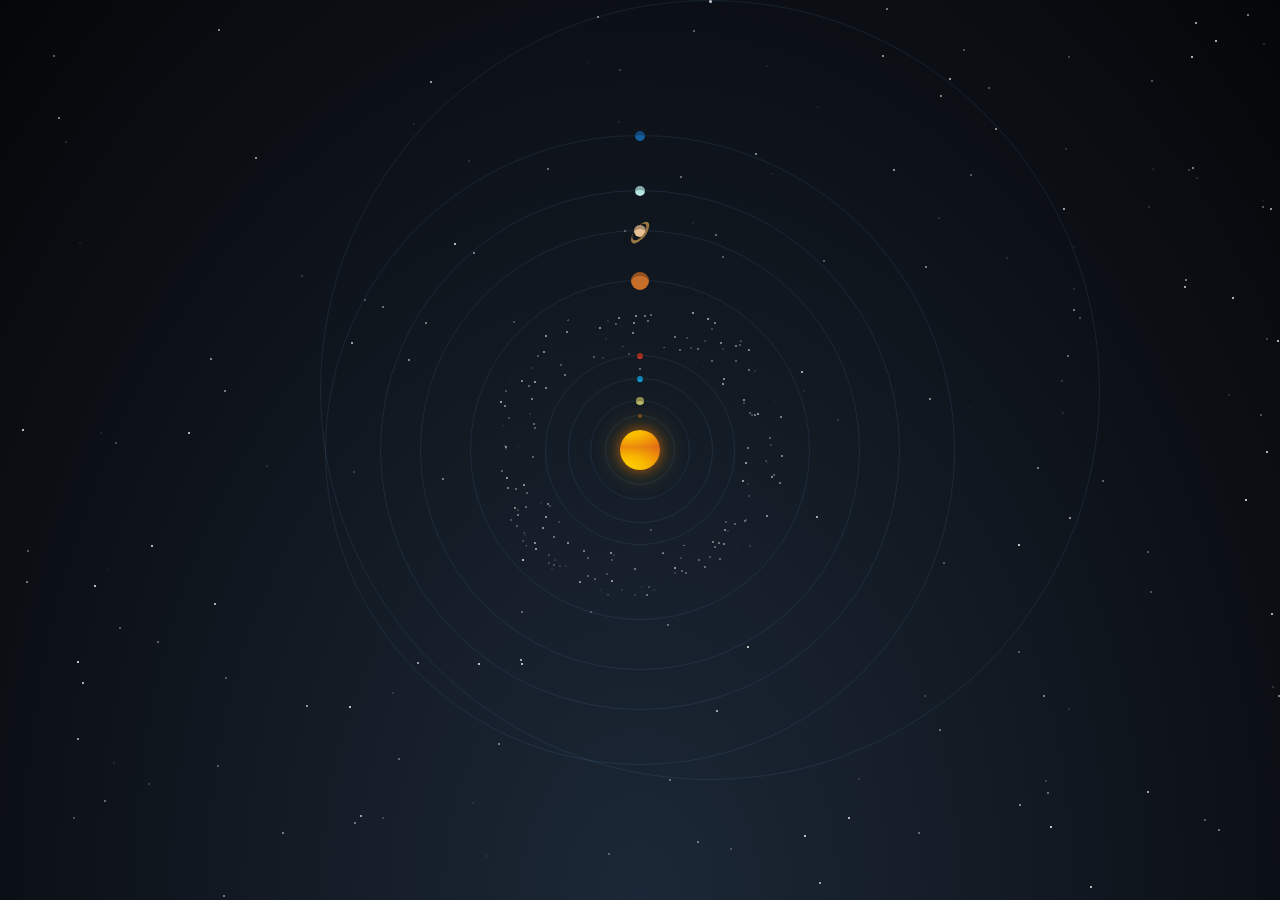
<file: 05-merge-styles/project-dist/index.html>
<!doctype html>
<html lang="en">
  <head>
    <meta charset="UTF-8" />
    <meta http-equiv="X-UA-Compatible" content="IE=edge" />
    <meta name="viewport" content="width=device-width, initial-scale=1.0" />
    <link rel="stylesheet" href="bundle.css" />
    <title>Solar system</title>
  </head>
  <body>
    <div class="solar-syst">
      <div class="sun"></div>
      <div class="mercury"></div>
      <div class="venus"></div>
      <div class="earth"></div>
      <div class="mars"></div>
      <div class="jupiter"></div>
      <div class="saturn"></div>
      <div class="uranus"></div>
      <div class="neptune"></div>
      <div class="pluto"></div>
      <div class="asteroids-belt"></div>
    </div>
  </body>
</html>
</file>
<file: 05-merge-styles/project-dist/bundle.css>
*,
*:before,
*:after {
  padding: 0;
  margin: 0;
  box-sizing: border-box;
}

html,
body {
  height: 100%;
  width: 100%;
}

body {
  font:
    normal 1em/1.45em 'Helvetica Neue',
    Helvetica,
    Arial,
    sans-serif;
  -webkit-font-smoothing: antialiased;
  color: #fff;
  background: radial-gradient(ellipse at bottom, #1c2837 0%, #050608 100%);
  background-attachment: fixed;
}

.solar-syst {
  margin: 0 auto;
  width: 100%;
  height: 100%;
  position: relative;
}

.solar-syst:after {
  content: '';
  position: absolute;
  height: 2px;
  width: 2px;
  top: -2px;
  background: white;
  box-shadow:
    1617px 304px 0 0px rgba(255, 255, 255, 0.047),
    1067px 357px 0 0px rgba(255, 255, 255, 0.469),
    120px 1700px 0 0px rgba(255, 255, 255, 0.28),
    616px 1672px 0 0px rgba(255, 255, 255, 0.581),
    1534px 1337px 0 0px rgba(255, 255, 255, 0.518),
    716px 712px 0 0px rgba(255, 255, 255, 0.788),
    823px 1495px 0 0px rgba(255, 255, 255, 0.087),
    1585px 1302px 0 0px rgba(255, 255, 255, 0.015),
    1215px 42px 0 0px rgba(255, 255, 255, 0.884),
    77px 740px 0 0px rgba(255, 255, 255, 0.749),
    1591px 489px 0 0px rgba(255, 255, 255, 0.941),
    218px 31px 0 0px rgba(255, 255, 255, 0.658),
    1028px 1047px 0 0px rgba(255, 255, 255, 0.033),
    292px 1072px 0 0px rgba(255, 255, 255, 0.573),
    296px 1674px 0 0px rgba(255, 255, 255, 0.53),
    306px 707px 0 0px rgba(255, 255, 255, 0.689),
    1445px 1022px 0 0px rgba(255, 255, 255, 0.012),
    22px 431px 0 0px rgba(255, 255, 255, 0.96),
    669px 781px 0 0px rgba(255, 255, 255, 0.497),
    949px 80px 0 0px rgba(255, 255, 255, 0.77),
    82px 684px 0 0px rgba(255, 255, 255, 0.858),
    1060px 1197px 0 0px rgba(255, 255, 255, 0.786),
    1621px 716px 0 0px rgba(255, 255, 255, 0.302),
    1573px 518px 0 0px rgba(255, 255, 255, 0.183),
    1195px 24px 0 0px rgba(255, 255, 255, 0.783),
    266px 467px 0 0px rgba(255, 255, 255, 0.153),
    406px 1469px 0 0px rgba(255, 255, 255, 0.074),
    1317px 1217px 0 0px rgba(255, 255, 255, 0.145),
    1726px 1635px 0 0px rgba(255, 255, 255, 0.409),
    697px 1093px 0 0px rgba(255, 255, 255, 0.232),
    1692px 1306px 0 0px rgba(255, 255, 255, 0.989),
    803px 392px 0 0px rgba(255, 255, 255, 0.102),
    1348px 1408px 0 0px rgba(255, 255, 255, 0.781),
    1453px 1491px 0 0px rgba(255, 255, 255, 0.655),
    79px 1080px 0 0px rgba(255, 255, 255, 0.465),
    1012px 1456px 0 0px rgba(255, 255, 255, 0.855),
    766px 67px 0 0px rgba(255, 255, 255, 0.085),
    1058px 1651px 0 0px rgba(255, 255, 255, 0.855),
    1270px 210px 0 0px rgba(255, 255, 255, 0.725),
    245px 1169px 0 0px rgba(255, 255, 255, 0.308),
    353px 1479px 0 0px rgba(255, 255, 255, 0.966),
    521px 613px 0 0px rgba(255, 255, 255, 0.44),
    828px 1563px 0 0px rgba(255, 255, 255, 0.662),
    163px 1075px 0 0px rgba(255, 255, 255, 0.023),
    1727px 1600px 0 0px rgba(255, 255, 255, 0.884),
    420px 923px 0 0px rgba(255, 255, 255, 0.623),
    755px 155px 0 0px rgba(255, 255, 255, 0.656),
    576px 1156px 0 0px rgba(255, 255, 255, 0.668),
    170px 1245px 0 0px rgba(255, 255, 255, 0.898),
    1006px 259px 0 0px rgba(255, 255, 255, 0.146),
    408px 1308px 0 0px rgba(255, 255, 255, 0.527),
    1532px 1279px 0 0px rgba(255, 255, 255, 0.747),
    353px 473px 0 0px rgba(255, 255, 255, 0.221),
    1271px 615px 0 0px rgba(255, 255, 255, 0.867),
    606px 575px 0 0px rgba(255, 255, 255, 0.265),
    1069px 519px 0 0px rgba(255, 255, 255, 0.718),
    1732px 794px 0 0px rgba(255, 255, 255, 0.15),
    1345px 1073px 0 0px rgba(255, 255, 255, 0.828),
    1743px 1356px 0 0px rgba(255, 255, 255, 0.79),
    1658px 227px 0 0px rgba(255, 255, 255, 0.773),
    550px 1303px 0 0px rgba(255, 255, 255, 0.713),
    256px 1132px 0 0px rgba(255, 255, 255, 0.389),
    1457px 1188px 0 0px rgba(255, 255, 255, 0.42),
    1117px 1542px 0 0px rgba(255, 255, 255, 0.141),
    1061px 382px 0 0px rgba(255, 255, 255, 0.188),
    1019px 806px 0 0px rgba(255, 255, 255, 0.606),
    893px 1085px 0 0px rgba(255, 255, 255, 0.76),
    1620px 463px 0 0px rgba(255, 255, 255, 0.896),
    1262px 202px 0 0px rgba(255, 255, 255, 0.083),
    418px 1299px 0 0px rgba(255, 255, 255, 0.52),
    602px 359px 0 0px rgba(255, 255, 255, 0.173),
    168px 1068px 0 0px rgba(255, 255, 255, 0.342),
    448px 1065px 0 0px rgba(255, 255, 255, 0.809),
    953px 1686px 0 0px rgba(255, 255, 255, 0.232),
    730px 850px 0 0px rgba(255, 255, 255, 0.287),
    1569px 1715px 0 0px rgba(255, 255, 255, 0.052),
    468px 162px 0 0px rgba(255, 255, 255, 0.18),
    988px 89px 0 0px rgba(255, 255, 255, 0.387),
    1247px 16px 0 0px rgba(255, 255, 255, 0.592),
    1536px 1291px 0 0px rgba(255, 255, 255, 0.986),
    1068px 58px 0 0px rgba(255, 255, 255, 0.299),
    815px 1681px 0 0px rgba(255, 255, 255, 0.887),
    1471px 1586px 0 0px rgba(255, 255, 255, 0.333),
    1374px 1081px 0 0px rgba(255, 255, 255, 0.936),
    1254px 1545px 0 0px rgba(255, 255, 255, 0.042),
    990px 923px 0 0px rgba(255, 255, 255, 0.103),
    301px 277px 0 0px rgba(255, 255, 255, 0.221),
    1295px 627px 0 0px rgba(255, 255, 255, 0.058),
    1307px 353px 0 0px rgba(255, 255, 255, 0.024),
    801px 373px 0 0px rgba(255, 255, 255, 0.823),
    188px 434px 0 0px rgba(255, 255, 255, 0.903),
    498px 745px 0 0px rgba(255, 255, 255, 0.517),
    1600px 225px 0 0px rgba(255, 255, 255, 0.252),
    351px 344px 0 0px rgba(255, 255, 255, 0.78),
    223px 897px 0 0px rgba(255, 255, 255, 0.57),
    214px 605px 0 0px rgba(255, 255, 255, 0.881),
    1485px 51px 0 0px rgba(255, 255, 255, 0.108),
    1037px 469px 0 0px rgba(255, 255, 255, 0.582),
    1375px 848px 0 0px rgba(255, 255, 255, 0.385),
    590px 613px 0 0px rgba(255, 255, 255, 0.324),
    758px 1688px 0 0px rgba(255, 255, 255, 0.691),
    680px 178px 0 0px rgba(255, 255, 255, 0.503),
    943px 564px 0 0px rgba(255, 255, 255, 0.359),
    1431px 930px 0 0px rgba(255, 255, 255, 0.22),
    392px 694px 0 0px rgba(255, 255, 255, 0.166),
    79px 244px 0 0px rgba(255, 255, 255, 0.097),
    1073px 290px 0 0px rgba(255, 255, 255, 0.166),
    1692px 231px 0 0px rgba(255, 255, 255, 0.342),
    1414px 773px 0 0px rgba(255, 255, 255, 0.292),
    1274px 1411px 0 0px rgba(255, 255, 255, 0.654),
    995px 130px 0 0px rgba(255, 255, 255, 0.683),
    587px 1657px 0 0px rgba(255, 255, 255, 0.717),
    127px 927px 0 0px rgba(255, 255, 255, 0.545),
    224px 392px 0 0px rgba(255, 255, 255, 0.589),
    324px 1677px 0 0px rgba(255, 255, 255, 0.327),
    454px 245px 0 0px rgba(255, 255, 255, 0.933),
    479px 1379px 0 0px rgba(255, 255, 255, 0.241),
    655px 1650px 0 0px rgba(255, 255, 255, 0.646),
    217px 767px 0 0px rgba(255, 255, 255, 0.378),
    679px 1554px 0 0px rgba(255, 255, 255, 0.609),
    693px 32px 0 0px rgba(255, 255, 255, 0.423),
    1567px 1051px 0 0px rgba(255, 255, 255, 0.867),
    846px 951px 0 0px rgba(255, 255, 255, 0.711),
    268px 1175px 0 0px rgba(255, 255, 255, 0.09),
    816px 1052px 0 0px rgba(255, 255, 255, 0.103),
    478px 665px 0 0px rgba(255, 255, 255, 0.975),
    1517px 1006px 0 0px rgba(255, 255, 255, 0.33),
    1783px 1039px 0 0px rgba(255, 255, 255, 0.466),
    1608px 1461px 0 0px rgba(255, 255, 255, 0.595),
    382px 308px 0 0px rgba(255, 255, 255, 0.502),
    664px 1111px 0 0px rgba(255, 255, 255, 0.342),
    1447px 769px 0 0px rgba(255, 255, 255, 0.626),
    280px 1603px 0 0px rgba(255, 255, 255, 0.21),
    594px 1645px 0 0px rgba(255, 255, 255, 0.68),
    398px 760px 0 0px rgba(255, 255, 255, 0.418),
    128px 1475px 0 0px rgba(255, 255, 255, 0.252),
    245px 1653px 0 0px rgba(255, 255, 255, 0.989),
    724px 531px 0 0px rgba(255, 255, 255, 0.559),
    278px 945px 0 0px rgba(255, 255, 255, 0.625),
    1724px 1048px 0 0px rgba(255, 255, 255, 0.267),
    924px 1286px 0 0px rgba(255, 255, 255, 0.945),
    1331px 1028px 0 0px rgba(255, 255, 255, 0.624),
    1657px 1442px 0 0px rgba(255, 255, 255, 0.259),
    1527px 922px 0 0px rgba(255, 255, 255, 0.872),
    1266px 340px 0 0px rgba(255, 255, 255, 0.282),
    767px 1774px 0 0px rgba(255, 255, 255, 0.503),
    1484px 933px 0 0px rgba(255, 255, 255, 0.68),
    1185px 281px 0 0px rgba(255, 255, 255, 0.578),
    963px 51px 0 0px rgba(255, 255, 255, 0.376),
    1509px 1470px 0 0px rgba(255, 255, 255, 0.613),
    271px 1651px 0 0px rgba(255, 255, 255, 0.991),
    430px 83px 0 0px rgba(255, 255, 255, 0.782),
    821px 1358px 0 0px rgba(255, 255, 255, 0.627),
    255px 159px 0 0px rgba(255, 255, 255, 0.713),
    1073px 311px 0 0px rgba(255, 255, 255, 0.56),
    1295px 1651px 0 0px rgba(255, 255, 255, 0.473),
    895px 1002px 0 0px rgba(255, 255, 255, 0.8),
    1056px 1304px 0 0px rgba(255, 255, 255, 0.7),
    1518px 216px 0 0px rgba(255, 255, 255, 0.121),
    848px 819px 0 0px rgba(255, 255, 255, 0.894),
    1148px 208px 0 0px rgba(255, 255, 255, 0.173),
    1191px 58px 0 0px rgba(255, 255, 255, 0.904),
    1482px 617px 0 0px rgba(255, 255, 255, 0.079),
    1192px 169px 0 0px rgba(255, 255, 255, 0.621),
    433px 1423px 0 0px rgba(255, 255, 255, 0.559),
    1699px 448px 0 0px rgba(255, 255, 255, 0.643),
    423px 981px 0 0px rgba(255, 255, 255, 0.573),
    19px 1370px 0 0px rgba(255, 255, 255, 0.528),
    1441px 922px 0 0px rgba(255, 255, 255, 0.207),
    350px 942px 0 0px rgba(255, 255, 255, 0.075),
    1717px 1343px 0 0px rgba(255, 255, 255, 0.983),
    589px 1223px 0 0px rgba(255, 255, 255, 0.383),
    113px 764px 0 0px rgba(255, 255, 255, 0.118),
    911px 1151px 0 0px rgba(255, 255, 255, 0.484),
    1084px 1110px 0 0px rgba(255, 255, 255, 0.295),
    1050px 828px 0 0px rgba(255, 255, 255, 0.996),
    1278px 697px 0 0px rgba(255, 255, 255, 0.635),
    587px 63px 0 0px rgba(255, 255, 255, 0.063),
    766px 1192px 0 0px rgba(255, 255, 255, 0.569),
    1409px 1329px 0 0px rgba(255, 255, 255, 0.546),
    53px 57px 0 0px rgba(255, 255, 255, 0.439),
    998px 1029px 0 0px rgba(255, 255, 255, 0.492),
    1794px 50px 0 0px rgba(255, 255, 255, 0.826),
    1371px 296px 0 0px rgba(255, 255, 255, 0.848),
    1316px 974px 0 0px rgba(255, 255, 255, 0.127),
    1423px 988px 0 0px rgba(255, 255, 255, 0.558),
    545px 389px 0 0px rgba(255, 255, 255, 0.6),
    925px 268px 0 0px rgba(255, 255, 255, 0.579),
    1266px 453px 0 0px rgba(255, 255, 255, 0.931),
    382px 819px 0 0px rgba(255, 255, 255, 0.232),
    1023px 1191px 0 0px rgba(255, 255, 255, 0.749),
    1669px 670px 0 0px rgba(255, 255, 255, 0.192),
    1555px 894px 0 0px rgba(255, 255, 255, 0.02),
    1471px 1800px 0 0px rgba(255, 255, 255, 0.887),
    1793px 1725px 0 0px rgba(255, 255, 255, 0.155),
    1404px 1675px 0 0px rgba(255, 255, 255, 0.226),
    834px 1565px 0 0px rgba(255, 255, 255, 0.457),
    1203px 1311px 0 0px rgba(255, 255, 255, 0.532),
    8px 1645px 0 0px rgba(255, 255, 255, 0.656),
    1375px 653px 0 0px rgba(255, 255, 255, 0.456),
    1421px 1016px 0 0px rgba(255, 255, 255, 0.988),
    608px 855px 0 0px rgba(255, 255, 255, 0.376),
    893px 171px 0 0px rgba(255, 255, 255, 0.712),
    94px 587px 0 0px rgba(255, 255, 255, 0.955),
    1538px 676px 0 0px rgba(255, 255, 255, 0.364),
    837px 421px 0 0px rgba(255, 255, 255, 0.166),
    505px 448px 0 0px rgba(255, 255, 255, 0.625),
    939px 731px 0 0px rgba(255, 255, 255, 0.502),
    1788px 1121px 0 0px rgba(255, 255, 255, 0.177),
    135px 1324px 0 0px rgba(255, 255, 255, 0.836),
    1103px 1371px 0 0px rgba(255, 255, 255, 0.181),
    521px 665px 0 0px rgba(255, 255, 255, 0.911),
    1797px 1217px 0 0px rgba(255, 255, 255, 0.67),
    107px 571px 0 0px rgba(255, 255, 255, 0.055),
    644px 1445px 0 0px rgba(255, 255, 255, 0.084),
    1417px 1233px 0 0px rgba(255, 255, 255, 0.409),
    852px 1792px 0 0px rgba(255, 255, 255, 0.327),
    1423px 109px 0 0px rgba(255, 255, 255, 0.693),
    823px 262px 0 0px rgba(255, 255, 255, 0.404),
    1373px 836px 0 0px rgba(255, 255, 255, 0.09),
    593px 358px 0 0px rgba(255, 255, 255, 0.361),
    282px 834px 0 0px rgba(255, 255, 255, 0.555),
    1073px 248px 0 0px rgba(255, 255, 255, 0.082),
    1348px 186px 0 0px rgba(255, 255, 255, 0.721),
    210px 360px 0 0px rgba(255, 255, 255, 0.643),
    1063px 210px 0 0px rgba(255, 255, 255, 0.771),
    1699px 1624px 0 0px rgba(255, 255, 255, 0.959),
    315px 1120px 0 0px rgba(255, 255, 255, 0.933),
    190px 1644px 0 0px rgba(255, 255, 255, 0.401),
    1385px 711px 0 0px rgba(255, 255, 255, 0.867),
    1399px 234px 0 0px rgba(255, 255, 255, 0.534),
    1773px 1333px 0 0px rgba(255, 255, 255, 0.558),
    718px 1186px 0 0px rgba(255, 255, 255, 0.278),
    485px 998px 0 0px rgba(255, 255, 255, 0.691),
    1225px 1797px 0 0px rgba(255, 255, 255, 0.173),
    427px 1097px 0 0px rgba(255, 255, 255, 0.758),
    780px 1788px 0 0px rgba(255, 255, 255, 0.248),
    1403px 962px 0 0px rgba(255, 255, 255, 0.909),
    911px 1209px 0 0px rgba(255, 255, 255, 0.732),
    701px 994px 0 0px rgba(255, 255, 255, 0.426),
    176px 915px 0 0px rgba(255, 255, 255, 0.788),
    969px 408px 0 0px rgba(255, 255, 255, 0.043),
    1261px 1244px 0 0px rgba(255, 255, 255, 0.395),
    1228px 396px 0 0px rgba(255, 255, 255, 0.152),
    1079px 1079px 0 0px rgba(255, 255, 255, 0.194),
    1584px 144px 0 0px rgba(255, 255, 255, 0.623),
    1184px 288px 0 0px rgba(255, 255, 255, 0.851),
    1635px 278px 0 0px rgba(255, 255, 255, 0.396),
    1144px 1388px 0 0px rgba(255, 255, 255, 0.281),
    740px 1488px 0 0px rgba(255, 255, 255, 0.525),
    1484px 1505px 0 0px rgba(255, 255, 255, 0.608),
    828px 986px 0 0px rgba(255, 255, 255, 0.342),
    1482px 1242px 0 0px rgba(255, 255, 255, 0.045),
    1263px 45px 0 0px rgba(255, 255, 255, 0.179),
    104px 802px 0 0px rgba(255, 255, 255, 0.474),
    1686px 538px 0 0px rgba(255, 255, 255, 0.026),
    1601px 786px 0 0px rgba(255, 255, 255, 0.58),
    299px 1177px 0 0px rgba(255, 255, 255, 0.924),
    953px 1465px 0 0px rgba(255, 255, 255, 0.489),
    1458px 1395px 0 0px rgba(255, 255, 255, 0.06),
    1364px 1100px 0 0px rgba(255, 255, 255, 0.391),
    1727px 92px 0 0px rgba(255, 255, 255, 0.049),
    1603px 617px 0 0px rgba(255, 255, 255, 0.408),
    413px 125px 0 0px rgba(255, 255, 255, 0.109),
    1588px 1708px 0 0px rgba(255, 255, 255, 0.044),
    600px 591px 0 0px rgba(255, 255, 255, 0.07),
    417px 664px 0 0px rgba(255, 255, 255, 0.725),
    513px 931px 0 0px rgba(255, 255, 255, 0.406),
    367px 1394px 0 0px rgba(255, 255, 255, 0.814),
    1541px 1511px 0 0px rgba(255, 255, 255, 0.827),
    522px 561px 0 0px rgba(255, 255, 255, 0.898),
    1423px 636px 0 0px rgba(255, 255, 255, 0.569),
    354px 824px 0 0px rgba(255, 255, 255, 0.539),
    1402px 591px 0 0px rgba(255, 255, 255, 0.998),
    1644px 314px 0 0px rgba(255, 255, 255, 0.92),
    819px 884px 0 0px rgba(255, 255, 255, 0.802),
    1457px 737px 0 0px rgba(255, 255, 255, 0.908),
    1232px 299px 0 0px rgba(255, 255, 255, 0.901),
    1272px 688px 0 0px rgba(255, 255, 255, 0.193),
    29px 1771px 0 0px rgba(255, 255, 255, 0.826),
    771px 175px 0 0px rgba(255, 255, 255, 0.087),
    1245px 1715px 0 0px rgba(255, 255, 255, 0.313),
    1044px 1429px 0 0px rgba(255, 255, 255, 0.285),
    1002px 1615px 0 0px rgba(255, 255, 255, 0.791),
    1245px 501px 0 0px rgba(255, 255, 255, 0.983),
    848px 1503px 0 0px rgba(255, 255, 255, 0.174),
    384px 1278px 0 0px rgba(255, 255, 255, 0.503),
    1002px 950px 0 0px rgba(255, 255, 255, 0.641),
    826px 96px 0 0px rgba(255, 255, 255, 0.024),
    1188px 171px 0 0px rgba(255, 255, 255, 0.269),
    735px 1422px 0 0px rgba(255, 255, 255, 0.591),
    1613px 258px 0 0px rgba(255, 255, 255, 0.584),
    692px 224px 0 0px rgba(255, 255, 255, 0.093),
    77px 1523px 0 0px rgba(255, 255, 255, 0.178),
    1220px 1029px 0 0px rgba(255, 255, 255, 0.495),
    1543px 535px 0 0px rgba(255, 255, 255, 0.907),
    1745px 251px 0 0px rgba(255, 255, 255, 0.208),
    476px 1562px 0 0px rgba(255, 255, 255, 0.428),
    710px 1449px 0 0px rgba(255, 255, 255, 0.708),
    1536px 1122px 0 0px rgba(255, 255, 255, 0.547),
    1245px 1489px 0 0px rgba(255, 255, 255, 0.82),
    128px 903px 0 0px rgba(255, 255, 255, 0.045),
    1462px 1775px 0 0px rgba(255, 255, 255, 0.086),
    1262px 208px 0 0px rgba(255, 255, 255, 0.414),
    364px 301px 0 0px rgba(255, 255, 255, 0.337),
    617px 1724px 0 0px rgba(255, 255, 255, 0.7),
    193px 1550px 0 0px rgba(255, 255, 255, 0.749),
    1419px 396px 0 0px rgba(255, 255, 255, 0.61),
    349px 1006px 0 0px rgba(255, 255, 255, 0.042),
    73px 819px 0 0px rgba(255, 255, 255, 0.329),
    1291px 1616px 0 0px rgba(255, 255, 255, 0.559),
    1688px 1685px 0 0px rgba(255, 255, 255, 0.687),
    645px 1670px 0 0px rgba(255, 255, 255, 0.644),
    929px 400px 0 0px rgba(255, 255, 255, 0.628),
    1047px 794px 0 0px rgba(255, 255, 255, 0.484),
    1204px 821px 0 0px rgba(255, 255, 255, 0.393),
    1629px 374px 0 0px rgba(255, 255, 255, 0.091),
    957px 991px 0 0px rgba(255, 255, 255, 0.214),
    1196px 179px 0 0px rgba(255, 255, 255, 0.166),
    1717px 795px 0 0px rgba(255, 255, 255, 0.726),
    1236px 1511px 0 0px rgba(255, 255, 255, 0.27),
    650px 531px 0 0px rgba(255, 255, 255, 0.309),
    1656px 972px 0 0px rgba(255, 255, 255, 0.798),
    1147px 1676px 0 0px rgba(255, 255, 255, 0.908),
    1339px 248px 0 0px rgba(255, 255, 255, 0.251),
    619px 71px 0 0px rgba(255, 255, 255, 0.234),
    1611px 655px 0 0px rgba(255, 255, 255, 0.68),
    77px 663px 0 0px rgba(255, 255, 255, 0.992),
    924px 697px 0 0px rgba(255, 255, 255, 0.236),
    1195px 1422px 0 0px rgba(255, 255, 255, 0.346),
    1644px 708px 0 0px rgba(255, 255, 255, 0.335),
    1447px 637px 0 0px rgba(255, 255, 255, 0.639),
    408px 361px 0 0px rgba(255, 255, 255, 0.636),
    959px 1239px 0 0px rgba(255, 255, 255, 0.006),
    56px 1714px 0 0px rgba(255, 255, 255, 0.868),
    1079px 319px 0 0px rgba(255, 255, 255, 0.325),
    1597px 1px 0 0px rgba(255, 255, 255, 0.497),
    722px 258px 0 0px rgba(255, 255, 255, 0.386),
    1278px 1737px 0 0px rgba(255, 255, 255, 0.015),
    938px 219px 0 0px rgba(255, 255, 255, 0.169),
    1669px 1758px 0 0px rgba(255, 255, 255, 0.109),
    157px 643px 0 0px rgba(255, 255, 255, 0.425),
    472px 804px 0 0px rgba(255, 255, 255, 0.107),
    618px 123px 0 0px rgba(255, 255, 255, 0.101),
    547px 170px 0 0px rgba(255, 255, 255, 0.496),
    697px 843px 0 0px rgba(255, 255, 255, 0.539),
    966px 1545px 0 0px rgba(255, 255, 255, 0.096),
    486px 857px 0 0px rgba(255, 255, 255, 0.087),
    276px 1149px 0 0px rgba(255, 255, 255, 0.198),
    1260px 416px 0 0px rgba(255, 255, 255, 0.368),
    201px 1706px 0 0px rgba(255, 255, 255, 0.543),
    26px 583px 0 0px rgba(255, 255, 255, 0.571),
    1074px 1632px 0 0px rgba(255, 255, 255, 0.172),
    1773px 1280px 0 0px rgba(255, 255, 255, 0.247),
    1355px 1329px 0 0px rgba(255, 255, 255, 0.509),
    1773px 323px 0 0px rgba(255, 255, 255, 0.466),
    1328px 1367px 0 0px rgba(255, 255, 255, 0.433),
    369px 912px 0 0px rgba(255, 255, 255, 0.136),
    261px 1288px 0 0px rgba(255, 255, 255, 0.629),
    1152px 170px 0 0px rgba(255, 255, 255, 0.108),
    72px 1122px 0 0px rgba(255, 255, 255, 0.73),
    560px 1170px 0 0px rgba(255, 255, 255, 0.938),
    407px 1319px 0 0px rgba(255, 255, 255, 0.438),
    918px 834px 0 0px rgba(255, 255, 255, 0.474),
    285px 1652px 0 0px rgba(255, 255, 255, 0.207),
    1344px 391px 0 0px rgba(255, 255, 255, 0.143),
    1745px 145px 0 0px rgba(255, 255, 255, 0.191),
    1776px 749px 0 0px rgba(255, 255, 255, 0.4),
    534px 1795px 0 0px rgba(255, 255, 255, 0.627),
    858px 780px 0 0px rgba(255, 255, 255, 0.155),
    726px 1604px 0 0px rgba(255, 255, 255, 0.053),
    1390px 242px 0 0px rgba(255, 255, 255, 0.914),
    1151px 82px 0 0px rgba(255, 255, 255, 0.371),
    676px 1151px 0 0px rgba(255, 255, 255, 0.337),
    1150px 593px 0 0px rgba(255, 255, 255, 0.335),
    1374px 1175px 0 0px rgba(255, 255, 255, 0.306),
    1294px 600px 0 0px rgba(255, 255, 255, 0.019),
    901px 1757px 0 0px rgba(255, 255, 255, 0.361),
    816px 518px 0 0px rgba(255, 255, 255, 0.801),
    1065px 150px 0 0px rgba(255, 255, 255, 0.192),
    371px 1688px 0 0px rgba(255, 255, 255, 0.611),
    715px 236px 0 0px rgba(255, 255, 255, 0.467),
    1040px 1117px 0 0px rgba(255, 255, 255, 0.423),
    1043px 697px 0 0px rgba(255, 255, 255, 0.591),
    1531px 929px 0 0px rgba(255, 255, 255, 0.707),
    881px 1583px 0 0px rgba(255, 255, 255, 0.07),
    341px 1702px 0 0px rgba(255, 255, 255, 0.764),
    1670px 1011px 0 0px rgba(255, 255, 255, 0.605),
    1552px 914px 0 0px rgba(255, 255, 255, 0.7),
    1431px 113px 0 0px rgba(255, 255, 255, 0.039),
    268px 1547px 0 0px rgba(255, 255, 255, 0.792),
    1412px 951px 0 0px rgba(255, 255, 255, 0.726),
    1123px 1057px 0 0px rgba(255, 255, 255, 0.098),
    1090px 888px 0 0px rgba(255, 255, 255, 0.927),
    442px 480px 0 0px rgba(255, 255, 255, 0.547),
    669px 1021px 0 0px rgba(255, 255, 255, 0.799),
    1205px 1318px 0 0px rgba(255, 255, 255, 0.166),
    1449px 580px 0 0px rgba(255, 255, 255, 0.995),
    1055px 1614px 0 0px rgba(255, 255, 255, 0.888),
    539px 1237px 0 0px rgba(255, 255, 255, 0.666),
    24px 1705px 0 0px rgba(255, 255, 255, 0.481),
    619px 897px 0 0px rgba(255, 255, 255, 0.064),
    1161px 1628px 0 0px rgba(255, 255, 255, 0.264),
    691px 1487px 0 0px rgba(255, 255, 255, 0.354),
    1464px 667px 0 0px rgba(255, 255, 255, 0.766),
    940px 97px 0 0px rgba(255, 255, 255, 0.628),
    1200px 1454px 0 0px rgba(255, 255, 255, 0.484),
    1797px 1755px 0 0px rgba(255, 255, 255, 0.553),
    1716px 1133px 0 0px rgba(255, 255, 255, 0.408),
    1499px 1743px 0 0px rgba(255, 255, 255, 0.322),
    1703px 42px 0 0px rgba(255, 255, 255, 0.83),
    1236px 1194px 0 0px rgba(255, 255, 255, 0.824),
    360px 817px 0 0px rgba(255, 255, 255, 0.769),
    1132px 1174px 0 0px rgba(255, 255, 255, 0.17),
    320px 1515px 0 0px rgba(255, 255, 255, 0.641),
    1436px 69px 0 0px rgba(255, 255, 255, 0.63),
    1629px 556px 0 0px rgba(255, 255, 255, 0.919),
    473px 254px 0 0px rgba(255, 255, 255, 0.564),
    279px 1491px 0 0px rgba(255, 255, 255, 0.41),
    886px 10px 0 0px rgba(255, 255, 255, 0.565),
    147px 1026px 0 0px rgba(255, 255, 255, 0.386),
    1502px 408px 0 0px rgba(255, 255, 255, 0.246),
    500px 403px 0 0px rgba(255, 255, 255, 0.759),
    1749px 1252px 0 0px rgba(255, 255, 255, 0.989),
    970px 176px 0 0px rgba(255, 255, 255, 0.392),
    100px 434px 0 0px rgba(255, 255, 255, 0.102),
    1656px 1563px 0 0px rgba(255, 255, 255, 0.095),
    1682px 1773px 0 0px rgba(255, 255, 255, 0.895),
    466px 1750px 0 0px rgba(255, 255, 255, 0.362),
    532px 1355px 0 0px rgba(255, 255, 255, 0.045),
    959px 972px 0 0px rgba(255, 255, 255, 0.13),
    1263px 505px 0 0px rgba(255, 255, 255, 0.087),
    1546px 375px 0 0px rgba(255, 255, 255, 0.253),
    345px 1786px 0 0px rgba(255, 255, 255, 0.537),
    1147px 553px 0 0px rgba(255, 255, 255, 0.399),
    303px 1423px 0 0px rgba(255, 255, 255, 0.051),
    649px 450px 0 0px rgba(255, 255, 255, 0.73),
    115px 444px 0 0px rgba(255, 255, 255, 0.299),
    1218px 831px 0 0px rgba(255, 255, 255, 0.545),
    225px 679px 0 0px rgba(255, 255, 255, 0.357),
    1763px 31px 0 0px rgba(255, 255, 255, 0.887),
    1370px 1311px 0 0px rgba(255, 255, 255, 0.031),
    1018px 653px 0 0px rgba(255, 255, 255, 0.383),
    1800px 280px 0 0px rgba(255, 255, 255, 0.651),
    1142px 1264px 0 0px rgba(255, 255, 255, 0.263),
    1532px 498px 0 0px rgba(255, 255, 255, 0.144),
    349px 708px 0 0px rgba(255, 255, 255, 0.973),
    804px 837px 0 0px rgba(255, 255, 255, 0.966),
    399px 1692px 0 0px rgba(255, 255, 255, 0.779),
    1553px 259px 0 0px rgba(255, 255, 255, 0.491),
    733px 1660px 0 0px rgba(255, 255, 255, 0.185),
    1613px 61px 0 0px rgba(255, 255, 255, 0.309),
    1147px 793px 0 0px rgba(255, 255, 255, 0.793),
    1682px 1127px 0 0px rgba(255, 255, 255, 0.851),
    765px 948px 0 0px rgba(255, 255, 255, 0.57),
    237px 1287px 0 0px rgba(255, 255, 255, 0.54),
    659px 1608px 0 0px rgba(255, 255, 255, 0.106),
    513px 323px 0 0px rgba(255, 255, 255, 0.278),
    628px 355px 0 0px rgba(255, 255, 255, 0.295),
    747px 648px 0 0px rgba(255, 255, 255, 0.964),
    119px 629px 0 0px rgba(255, 255, 255, 0.391),
    151px 547px 0 0px rgba(255, 255, 255, 0.936),
    807px 1587px 0 0px rgba(255, 255, 255, 0.754),
    667px 626px 0 0px rgba(255, 255, 255, 0.456),
    1732px 322px 0 0px rgba(255, 255, 255, 0.309),
    1421px 935px 0 0px rgba(255, 255, 255, 0.06),
    148px 785px 0 0px rgba(255, 255, 255, 0.213),
    1025px 1468px 0 0px rgba(255, 255, 255, 0.98),
    1590px 1612px 0 0px rgba(255, 255, 255, 0.362),
    1367px 176px 0 0px rgba(255, 255, 255, 0.915),
    817px 108px 0 0px rgba(255, 255, 255, 0.077),
    1183px 1434px 0 0px rgba(255, 255, 255, 0.697),
    1102px 482px 0 0px rgba(255, 255, 255, 0.454),
    882px 57px 0 0px rgba(255, 255, 255, 0.693),
    624px 232px 0 0px rgba(255, 255, 255, 0.39),
    225px 1280px 0 0px rgba(255, 255, 255, 0.105),
    1062px 414px 0 0px rgba(255, 255, 255, 0.135),
    1304px 1263px 0 0px rgba(255, 255, 255, 0.245),
    2px 1219px 0 0px rgba(255, 255, 255, 0.367),
    65px 143px 0 0px rgba(255, 255, 255, 0.181),
    58px 119px 0 0px rgba(255, 255, 255, 0.605),
    597px 18px 0 0px rgba(255, 255, 255, 0.621),
    1713px 1592px 0 0px rgba(255, 255, 255, 0.541),
    12px 1518px 0 0px rgba(255, 255, 255, 0.876),
    1514px 1745px 0 0px rgba(255, 255, 255, 0.101),
    1068px 710px 0 0px rgba(255, 255, 255, 0.145),
    318px 1211px 0 0px rgba(255, 255, 255, 0.963),
    520px 661px 0 0px rgba(255, 255, 255, 0.812),
    312px 1760px 0 0px rgba(255, 255, 255, 0.619),
    1446px 1156px 0 0px rgba(255, 255, 255, 0.644),
    1045px 782px 0 0px rgba(255, 255, 255, 0.239),
    27px 552px 0 0px rgba(255, 255, 255, 0.415),
    1277px 342px 0 0px rgba(255, 255, 255, 0.896),
    1632px 1498px 0 0px rgba(255, 255, 255, 0.401),
    425px 324px 0 0px rgba(255, 255, 255, 0.576),
    1426px 454px 0 0px rgba(255, 255, 255, 0.651),
    1018px 546px 0 0px rgba(255, 255, 255, 0.99),
    131px 1327px 0 0px rgba(255, 255, 255, 0.086),
    1515px 355px 0 0px rgba(255, 255, 255, 0.464),
    1190px 1394px 0 0px rgba(255, 255, 255, 0.357);
  border-radius: 100px;
}
.solar-syst div {
  border-radius: 1000px;
  top: 50%;
  left: 50%;
  position: absolute;
  z-index: 999;
}

.solar-syst div:not(.sun) {
  border: 1px solid rgba(102, 166, 229, 0.12);
}

.solar-syst div:not(.sun):before {
  left: 50%;
  border-radius: 100px;
  content: '';
  position: absolute;
}

.solar-syst div:not(.asteroids-belt):before {
  box-shadow: inset 0 6px 0 -2px rgba(0, 0, 0, 0.25);
}

.sun {
  background: radial-gradient(
    ellipse at center,
    #ffd000 1%,
    #f9b700 39%,
    #f9b700 39%,
    #e06317 100%
  );
  height: 40px;
  width: 40px;
  margin-top: -20px;
  margin-left: -20px;
  background-clip: padding-box;
  border: 0 !important;
  background-position: -28px -103px;
  background-size: 175%;
  box-shadow:
    0 0 10px 2px rgba(255, 107, 0, 0.4),
    0 0 22px 11px rgba(255, 203, 0, 0.13);
}

.mercury {
  height: 70px;
  width: 70px;
  margin-top: -35px;
  margin-left: -35px;
  animation: orb 7.18673s linear infinite;
}

.mercury:before {
  height: 4px;
  width: 4px;
  background: #9f5e26;
  margin-top: -2px;
  margin-left: -2px;
}

.venus {
  height: 100px;
  width: 100px;
  margin-top: -50px;
  margin-left: -50px;
  animation: orb 18.45553s linear infinite;
}

.venus:before {
  height: 8px;
  width: 8px;
  background: #beb768;
  margin-top: -4px;
  margin-left: -4px;
}

.earth {
  height: 145px;
  width: 145px;
  margin-top: -72.5px;
  margin-left: -72.5px;
  animation: orb 30s linear infinite;
}

.earth:before {
  height: 6px;
  width: 6px;
  background: #11abe9;
  margin-top: -3px;
  margin-left: -3px;
}

.earth:after {
  position: absolute;
  content: '';
  height: 18px;
  width: 18px;
  left: 50%;
  top: 0px;
  margin-left: -9px;
  margin-top: -9px;
  border-radius: 100px;
  box-shadow: 0 -10px 0 -8px grey;
  animation: orb 2.24404s linear infinite;
}

.mars {
  height: 190px;
  width: 190px;
  margin-top: -95px;
  margin-left: -95px;
  animation: orb 56.42613s linear infinite;
}

.mars:before {
  height: 6px;
  width: 6px;
  background: #cf3921;
  margin-top: -3px;
  margin-left: -3px;
}

.jupiter {
  height: 340px;
  width: 340px;
  margin-top: -170px;
  margin-left: -170px;
  animation: orb 355.72282s linear infinite;
}

.jupiter:before {
  height: 18px;
  width: 18px;
  background: #c76e2a;
  margin-top: -9px;
  margin-left: -9px;
}

.saturn {
  height: 440px;
  width: 440px;
  margin-top: -220px;
  margin-left: -220px;
  animation: orb 882.69525s linear infinite;
}

.saturn:before {
  height: 12px;
  width: 12px;
  background: #e7c194;
  margin-top: -6px;
  margin-left: -6px;
}

.saturn:after {
  position: absolute;
  content: '';
  height: 2.34%;
  width: 4.676%;
  left: 50%;
  top: 0px;
  transform: rotateZ(-52deg);
  margin-left: -2.3%;
  margin-top: -1.2%;
  border-radius: 50% 50% 50% 50%;
  box-shadow:
    0 1px 0 1px #987641,
    3px 1px 0 #987641,
    -3px 1px 0 #987641;
  animation: orb 882.69525s linear infinite;
  animation-direction: reverse;
  transform-origin: 52% 60%;
}

.uranus {
  height: 520px;
  width: 520px;
  margin-top: -260px;
  margin-left: -260px;
  animation: orb 2512.4002s linear infinite;
}

.uranus:before {
  height: 10px;
  width: 10px;
  background: #b5e3e3;
  margin-top: -5px;
  margin-left: -5px;
}

.neptune {
  height: 630px;
  width: 630px;
  margin-top: -315px;
  margin-left: -315px;
  animation: orb 4911.78386s linear infinite;
}

.neptune:before {
  height: 10px;
  width: 10px;
  background: #175e9e;
  margin-top: -5px;
  margin-left: -5px;
}

.asteroids-belt {
  opacity: 0.7;
  border-color: transparent !important;
  height: 300px;
  width: 300px;
  margin-top: -150px;
  margin-left: -150px;
  animation: orb 179.95583s linear infinite;
  overflow: hidden;
}

.asteroids-belt:before {
  top: 50%;
  height: 210px;
  width: 210px;
  margin-left: -105px;
  margin-top: -105px;
  background: transparent;
  border-radius: 140px !important;
  box-shadow:
    4px -101px 0 -104px rgba(255, 255, 255, 0.184),
    -56px -85px 0 -104px rgba(255, 255, 255, 0.201),
    -99px 135px 0 -104px rgba(255, 255, 255, 0.636),
    13px -90px 0 -104px rgba(255, 255, 255, 0.821),
    -128px -68px 0 -104px rgba(255, 255, 255, 0.09),
    66px -46px 0 -104px rgba(255, 255, 255, 0.602),
    68px -139px 0 -104px rgba(255, 255, 255, 0.461),
    127px 13px 0 -104px rgba(255, 255, 255, 0.084),
    0px -70px 0 -104px rgba(255, 255, 255, 0.635),
    59px -71px 0 -104px rgba(255, 255, 255, 0.508),
    9px -34px 0 -104px rgba(255, 255, 255, 0.802),
    6px -38px 0 -104px rgba(255, 255, 255, 0.6),
    -29px 103px 0 -104px rgba(255, 255, 255, 0.914),
    -79px -85px 0 -104px rgba(255, 255, 255, 0.474),
    72px -121px 0 -104px rgba(255, 255, 255, 0.37),
    84px -71px 0 -104px rgba(255, 255, 255, 0.862),
    -65px 145px 0 -104px rgba(255, 255, 255, 0.715),
    118px 102px 0 -104px rgba(255, 255, 255, 0.619),
    -38px 63px 0 -104px rgba(255, 255, 255, 0.132),
    121px -131px 0 -104px rgba(255, 255, 255, 0.933),
    68px -131px 0 -104px rgba(255, 255, 255, 0.955),
    87px 125px 0 -104px rgba(255, 255, 255, 0.72),
    19px -121px 0 -104px rgba(255, 255, 255, 0.038),
    85px -23px 0 -104px rgba(255, 255, 255, 0.79),
    9px 137px 0 -104px rgba(255, 255, 255, 0.369),
    97px 99px 0 -104px rgba(255, 255, 255, 0.066),
    -34px -86px 0 -104px rgba(255, 255, 255, 0.836),
    -34px 42px 0 -104px rgba(255, 255, 255, 0.204),
    -5px -16px 0 -104px rgba(255, 255, 255, 0.185),
    96px -104px 0 -104px rgba(255, 255, 255, 0.708),
    74px -18px 0 -104px rgba(255, 255, 255, 0.629),
    -141px -123px 0 -104px rgba(255, 255, 255, 0.393),
    -99px -125px 0 -104px rgba(255, 255, 255, 0.347),
    38px 10px 0 -104px rgba(255, 255, 255, 0.33),
    132px -109px 0 -104px rgba(255, 255, 255, 0.483),
    26px -35px 0 -104px rgba(255, 255, 255, 0.194),
    104px -139px 0 -104px rgba(255, 255, 255, 0.971),
    2px 137px 0 -104px rgba(255, 255, 255, 0.096),
    -140px 76px 0 -104px rgba(255, 255, 255, 0.724),
    73px 92px 0 -104px rgba(255, 255, 255, 0.746),
    -2px 102px 0 -104px rgba(255, 255, 255, 0.093),
    -131px 88px 0 -104px rgba(255, 255, 255, 0.652),
    106px 70px 0 -104px rgba(255, 255, 255, 0.324),
    -32px -35px 0 -104px rgba(255, 255, 255, 0.078),
    104px -47px 0 -104px rgba(255, 255, 255, 0.354),
    -52px 126px 0 -104px rgba(255, 255, 255, 0.525),
    39px 44px 0 -104px rgba(255, 255, 255, 0.415),
    -140px 136px 0 -104px rgba(255, 255, 255, 0.829),
    134px -48px 0 -104px rgba(255, 255, 255, 0.081),
    -108px -51px 0 -104px rgba(255, 255, 255, 0.81),
    108px -2px 0 -104px rgba(255, 255, 255, 0.701),
    61px 39px 0 -104px rgba(255, 255, 255, 0.966),
    -91px 113px 0 -104px rgba(255, 255, 255, 0.365),
    134px -73px 0 -104px rgba(255, 255, 255, 0.32),
    31px -21px 0 -104px rgba(255, 255, 255, 0.567),
    79px 93px 0 -104px rgba(255, 255, 255, 0.721),
    -36px 73px 0 -104px rgba(255, 255, 255, 0.003),
    -135px -4px 0 -104px rgba(255, 255, 255, 0.252),
    -92px 119px 0 -104px rgba(255, 255, 255, 0.89),
    145px 45px 0 -104px rgba(255, 255, 255, 0.76),
    98px -8px 0 -104px rgba(255, 255, 255, 0.603),
    -102px 138px 0 -104px rgba(255, 255, 255, 0.561),
    15px -46px 0 -104px rgba(255, 255, 255, 0.14),
    114px 116px 0 -104px rgba(255, 255, 255, 0.506),
    34px 22px 0 -104px rgba(255, 255, 255, 0.867),
    3px -5px 0 -104px rgba(255, 255, 255, 0.62),
    60px 31px 0 -104px rgba(255, 255, 255, 0.118),
    101px -109px 0 -104px rgba(255, 255, 255, 0.565),
    83px -66px 0 -104px rgba(255, 255, 255, 0.95),
    2px 66px 0 -104px rgba(255, 255, 255, 0.725),
    -44px -74px 0 -104px rgba(255, 255, 255, 0.888),
    -105px -22px 0 -104px rgba(255, 255, 255, 0.543),
    -122px 60px 0 -104px rgba(255, 255, 255, 0.252),
    -52px 108px 0 -104px rgba(255, 255, 255, 0.493),
    -17px -103px 0 -104px rgba(255, 255, 255, 0.726),
    55px 76px 0 -104px rgba(255, 255, 255, 0.256),
    -15px -9px 0 -104px rgba(255, 255, 255, 0.369),
    103px 31px 0 -104px rgba(255, 255, 255, 0.996),
    37px 62px 0 -104px rgba(255, 255, 255, 0.746),
    22px 35px 0 -104px rgba(255, 255, 255, 0.72),
    51px -102px 0 -104px rgba(255, 255, 255, 0.32),
    84px 94px 0 -104px rgba(255, 255, 255, 0.804),
    141px -33px 0 -104px rgba(255, 255, 255, 0.798),
    -135px -44px 0 -104px rgba(255, 255, 255, 0.805),
    -32px 145px 0 -104px rgba(255, 255, 255, 0.32),
    -12px -17px 0 -104px rgba(255, 255, 255, 0.477),
    24px -82px 0 -104px rgba(255, 255, 255, 0.428),
    112px -35px 0 -104px rgba(255, 255, 255, 0.413),
    -24px -55px 0 -104px rgba(255, 255, 255, 0.968),
    124px 98px 0 -104px rgba(255, 255, 255, 0.937),
    58px -49px 0 -104px rgba(255, 255, 255, 0.408),
    85px 46px 0 -104px rgba(255, 255, 255, 0.406),
    110px 96px 0 -104px rgba(255, 255, 255, 0.229),
    59px 83px 0 -104px rgba(255, 255, 255, 0.569),
    -58px -6px 0 -104px rgba(255, 255, 255, 0.588),
    -90px 27px 0 -104px rgba(255, 255, 255, 0.874),
    61px 41px 0 -104px rgba(255, 255, 255, 0.167),
    109px -100px 0 -104px rgba(255, 255, 255, 0.969),
    61px 54px 0 -104px rgba(255, 255, 255, 0.251),
    -8px 12px 0 -104px rgba(255, 255, 255, 0.705),
    -66px 55px 0 -104px rgba(255, 255, 255, 0.459),
    -5px 119px 0 -104px rgba(255, 255, 255, 0.708),
    138px -98px 0 -104px rgba(255, 255, 255, 0.131),
    62px -46px 0 -104px rgba(255, 255, 255, 0.033),
    -92px 54px 0 -104px rgba(255, 255, 255, 0.818),
    83px -101px 0 -104px rgba(255, 255, 255, 0.217),
    58px 70px 0 -104px rgba(255, 255, 255, 0.372),
    -32px -129px 0 -104px rgba(255, 255, 255, 0.2),
    124px 119px 0 -104px rgba(255, 255, 255, 0.08),
    -133px 28px 0 -104px rgba(255, 255, 255, 0.94),
    110px -37px 0 -104px rgba(255, 255, 255, 0.53),
    -24px -126px 0 -104px rgba(255, 255, 255, 0.537),
    23px 103px 0 -104px rgba(255, 255, 255, 0.877),
    46px 123px 0 -104px rgba(255, 255, 255, 0.546),
    108px 34px 0 -104px rgba(255, 255, 255, 0.167),
    80px 109px 0 -104px rgba(255, 255, 255, 0.585),
    111px 119px 0 -104px rgba(255, 255, 255, 0.086),
    81px 136px 0 -104px rgba(255, 255, 255, 0.628),
    -65px -77px 0 -104px rgba(255, 255, 255, 0.344),
    73px 23px 0 -104px rgba(255, 255, 255, 0.076),
    7px 145px 0 -104px rgba(255, 255, 255, 0.683),
    -65px 58px 0 -104px rgba(255, 255, 255, 0.501),
    -41px 49px 0 -104px rgba(255, 255, 255, 0.446),
    13px 24px 0 -104px rgba(255, 255, 255, 0.391),
    -39px 67px 0 -104px rgba(255, 255, 255, 0.614),
    8px -76px 0 -104px rgba(255, 255, 255, 0.453),
    47px 82px 0 -104px rgba(255, 255, 255, 0.111),
    -128px -84px 0 -104px rgba(255, 255, 255, 0.873),
    134px 25px 0 -104px rgba(255, 255, 255, 0.535),
    -99px 53px 0 -104px rgba(255, 255, 255, 0.142),
    23px 11px 0 -104px rgba(255, 255, 255, 0.824),
    -75px -75px 0 -104px rgba(255, 255, 255, 0.778),
    -44px 27px 0 -104px rgba(255, 255, 255, 0.822),
    -52px 86px 0 -104px rgba(255, 255, 255, 0.273),
    -97px 78px 0 -104px rgba(255, 255, 255, 0.93),
    132px 27px 0 -104px rgba(255, 255, 255, 0.863),
    122px -143px 0 -104px rgba(255, 255, 255, 0.436),
    86px 57px 0 -104px rgba(255, 255, 255, 0.843),
    96px 23px 0 -104px rgba(255, 255, 255, 0.633),
    -87px 35px 0 -104px rgba(255, 255, 255, 0.319),
    126px 11px 0 -104px rgba(255, 255, 255, 0.35),
    5px -134px 0 -104px rgba(255, 255, 255, 0.737),
    -48px 25px 0 -104px rgba(255, 255, 255, 0.5),
    130px -12px 0 -104px rgba(255, 255, 255, 0.537),
    -113px 43px 0 -104px rgba(255, 255, 255, 0.55),
    109px -80px 0 -104px rgba(255, 255, 255, 0.654),
    115px -79px 0 -104px rgba(255, 255, 255, 0.169),
    51px -82px 0 -104px rgba(255, 255, 255, 0.837),
    52px -77px 0 -104px rgba(255, 255, 255, 0.868),
    -114px 57px 0 -104px rgba(255, 255, 255, 0.613),
    8px -129px 0 -104px rgba(255, 255, 255, 0.663),
    140px 33px 0 -104px rgba(255, 255, 255, 0.704),
    -84px -52px 0 -104px rgba(255, 255, 255, 0.307),
    -40px -122px 0 -104px rgba(255, 255, 255, 0.934),
    -39px -76px 0 -104px rgba(255, 255, 255, 0.982),
    120px -100px 0 -104px rgba(255, 255, 255, 0.043),
    -19px 44px 0 -104px rgba(255, 255, 255, 0.858),
    -20px 24px 0 -104px rgba(255, 255, 255, 0.414),
    120px 123px 0 -104px rgba(255, 255, 255, 0.629),
    -7px -117px 0 -104px rgba(255, 255, 255, 0.837),
    -138px 21px 0 -104px rgba(255, 255, 255, 0.565),
    140px -127px 0 -104px rgba(255, 255, 255, 0.658),
    -73px -118px 0 -104px rgba(255, 255, 255, 0.843),
    -11px 101px 0 -104px rgba(255, 255, 255, 0.918),
    113px -124px 0 -104px rgba(255, 255, 255, 0.587),
    105px 71px 0 -104px rgba(255, 255, 255, 0.614),
    -54px -99px 0 -104px rgba(255, 255, 255, 0.029),
    11px 81px 0 -104px rgba(255, 255, 255, 0.395),
    -118px -69px 0 -104px rgba(255, 255, 255, 0.851),
    -23px -30px 0 -104px rgba(255, 255, 255, 0.519),
    2px -92px 0 -104px rgba(255, 255, 255, 0.362),
    -94px 21px 0 -104px rgba(255, 255, 255, 0.49),
    -80px 116px 0 -104px rgba(255, 255, 255, 0.239),
    -88px 119px 0 -104px rgba(255, 255, 255, 0.151),
    82px -44px 0 -104px rgba(255, 255, 255, 0.717),
    11px -135px 0 -104px rgba(255, 255, 255, 0.602),
    -102px -94px 0 -104px rgba(255, 255, 255, 0.491),
    83px 11px 0 -104px rgba(255, 255, 255, 0.246),
    109px -114px 0 -104px rgba(255, 255, 255, 0.629),
    5px -22px 0 -104px rgba(255, 255, 255, 0.1),
    79px -27px 0 -104px rgba(255, 255, 255, 0.496),
    -94px -114px 0 -104px rgba(255, 255, 255, 0.937),
    -44px 20px 0 -104px rgba(255, 255, 255, 0.198),
    35px 123px 0 -104px rgba(255, 255, 255, 0.242),
    98px -13px 0 -104px rgba(255, 255, 255, 0.264),
    70px 135px 0 -104px rgba(255, 255, 255, 0.297),
    59px -71px 0 -104px rgba(255, 255, 255, 0.144),
    62px -141px 0 -104px rgba(255, 255, 255, 0.362),
    118px -103px 0 -104px rgba(255, 255, 255, 0.201),
    -106px -26px 0 -104px rgba(255, 255, 255, 0.64),
    -28px 51px 0 -104px rgba(255, 255, 255, 0.145),
    -19px -124px 0 -104px rgba(255, 255, 255, 0.08),
    42px -83px 0 -104px rgba(255, 255, 255, 0.088),
    -126px -90px 0 -104px rgba(255, 255, 255, 0.301),
    4px 82px 0 -104px rgba(255, 255, 255, 0.237),
    114px 145px 0 -104px rgba(255, 255, 255, 0.166),
    91px 28px 0 -104px rgba(255, 255, 255, 0.612),
    47px -112px 0 -104px rgba(255, 255, 255, 0.35),
    60px -56px 0 -104px rgba(255, 255, 255, 0.82),
    -49px -77px 0 -104px rgba(255, 255, 255, 0.011),
    -33px -71px 0 -104px rgba(255, 255, 255, 0.156),
    -7px -63px 0 -104px rgba(255, 255, 255, 0.373),
    74px -70px 0 -104px rgba(255, 255, 255, 0.457),
    -53px -8px 0 -104px rgba(255, 255, 255, 0.194),
    90px -92px 0 -104px rgba(255, 255, 255, 0.046),
    45px -61px 0 -104px rgba(255, 255, 255, 0.777),
    70px 107px 0 -104px rgba(255, 255, 255, 0.428),
    -92px 142px 0 -104px rgba(255, 255, 255, 0.355),
    83px 18px 0 -104px rgba(255, 255, 255, 0.949),
    100px -105px 0 -104px rgba(255, 255, 255, 0.459),
    115px -35px 0 -104px rgba(255, 255, 255, 0.773),
    -108px -82px 0 -104px rgba(255, 255, 255, 0.182),
    100px -40px 0 -104px rgba(255, 255, 255, 0.04),
    84px -8px 0 -104px rgba(255, 255, 255, 0.148),
    -56px -138px 0 -104px rgba(255, 255, 255, 0.12),
    142px 6px 0 -104px rgba(255, 255, 255, 0.844),
    -50px 70px 0 -104px rgba(255, 255, 255, 0.686),
    71px -139px 0 -104px rgba(255, 255, 255, 0.564),
    -138px 137px 0 -104px rgba(255, 255, 255, 0.92),
    -123px 76px 0 -104px rgba(255, 255, 255, 0.496),
    85px -58px 0 -104px rgba(255, 255, 255, 0.407),
    -125px 58px 0 -104px rgba(255, 255, 255, 0.831),
    65px -109px 0 -104px rgba(255, 255, 255, 0.311),
    142px -56px 0 -104px rgba(255, 255, 255, 0.183),
    29px 35px 0 -104px rgba(255, 255, 255, 0.722),
    -20px 10px 0 -104px rgba(255, 255, 255, 0.278),
    24px -102px 0 -104px rgba(255, 255, 255, 0.602),
    41px 108px 0 -104px rgba(255, 255, 255, 0.299),
    -26px 105px 0 -104px rgba(255, 255, 255, 0.229),
    118px -36px 0 -104px rgba(255, 255, 255, 0.982),
    -142px -96px 0 -104px rgba(255, 255, 255, 0.8),
    81px -107px 0 -104px rgba(255, 255, 255, 0.833),
    -59px -68px 0 -104px rgba(255, 255, 255, 0.913),
    -135px -93px 0 -104px rgba(255, 255, 255, 0.787),
    -21px -132px 0 -104px rgba(255, 255, 255, 0.865),
    -50px -67px 0 -104px rgba(255, 255, 255, 0.655),
    -4px -134px 0 -104px rgba(255, 255, 255, 0.892),
    -24px 101px 0 -104px rgba(255, 255, 255, 0.981),
    -72px -130px 0 -104px rgba(255, 255, 255, 0.465),
    -89px -43px 0 -104px rgba(255, 255, 255, 0.664),
    -143px -120px 0 -104px rgba(255, 255, 255, 0.801),
    -28px 131px 0 -104px rgba(255, 255, 255, 0.995),
    -37px -94px 0 -104px rgba(255, 255, 255, 0.994),
    131px -5px 0 -104px rgba(255, 255, 255, 0.274),
    -18px 140px 0 -104px rgba(255, 255, 255, 0.164),
    55px 1px 0 -104px rgba(255, 255, 255, 0.043),
    96px -89px 0 -104px rgba(255, 255, 255, 0.505),
    -81px 72px 0 -104px rgba(255, 255, 255, 0.301),
    -74px 116px 0 -104px rgba(255, 255, 255, 0.198),
    36px 94px 0 -104px rgba(255, 255, 255, 0.059),
    -139px 74px 0 -104px rgba(255, 255, 255, 0.346),
    88px 81px 0 -104px rgba(255, 255, 255, 0.197),
    29px -57px 0 -104px rgba(255, 255, 255, 0.783),
    -86px 115px 0 -104px rgba(255, 255, 255, 0.398),
    -105px -68px 0 -104px rgba(255, 255, 255, 0.989),
    -140px 73px 0 -104px rgba(255, 255, 255, 0.356),
    -85px 110px 0 -104px rgba(255, 255, 255, 0.201),
    32px -44px 0 -104px rgba(255, 255, 255, 0.091),
    51px 51px 0 -104px rgba(255, 255, 255, 0.119),
    -56px 101px 0 -104px rgba(255, 255, 255, 0.758),
    26px -71px 0 -104px rgba(255, 255, 255, 0.507),
    37px -66px 0 -104px rgba(255, 255, 255, 0.554),
    -24px 66px 0 -104px rgba(255, 255, 255, 0.091),
    133px -109px 0 -104px rgba(255, 255, 255, 0.384),
    95px 74px 0 -104px rgba(255, 255, 255, 0.56),
    -12px 50px 0 -104px rgba(255, 255, 255, 0.818),
    -124px 39px 0 -104px rgba(255, 255, 255, 0.638),
    -136px -68px 0 -104px rgba(255, 255, 255, 0.585),
    -57px 66px 0 -104px rgba(255, 255, 255, 0.79),
    -117px 91px 0 -104px rgba(255, 255, 255, 0.436),
    -91px 105px 0 -104px rgba(255, 255, 255, 0.368),
    72px -89px 0 -104px rgba(255, 255, 255, 0.546),
    -28px 110px 0 -104px rgba(255, 255, 255, 0.382),
    53px -68px 0 -104px rgba(255, 255, 255, 0.662),
    -96px -98px 0 -104px rgba(255, 255, 255, 0.903),
    59px -28px 0 -104px rgba(255, 255, 255, 0.2),
    -39px 4px 0 -104px rgba(255, 255, 255, 0.416),
    42px 121px 0 -104px rgba(255, 255, 255, 0.513),
    -132px 38px 0 -104px rgba(255, 255, 255, 0.783),
    0px -99px 0 -104px rgba(255, 255, 255, 0.146),
    -107px 7px 0 -104px rgba(255, 255, 255, 0.572),
    58px -101px 0 -104px rgba(255, 255, 255, 0.631),
    56px -88px 0 -104px rgba(255, 255, 255, 0.281),
    -110px -36px 0 -104px rgba(255, 255, 255, 0.174),
    106px 13px 0 -104px rgba(255, 255, 255, 0.997),
    -129px 70px 0 -104px rgba(255, 255, 255, 0.425),
    -122px 65px 0 -104px rgba(255, 255, 255, 0.724),
    -140px -64px 0 -104px rgba(255, 255, 255, 0.01),
    62px -124px 0 -104px rgba(255, 255, 255, 0.051),
    -30px -7px 0 -104px rgba(255, 255, 255, 0.851),
    128px -105px 0 -104px rgba(255, 255, 255, 0.248),
    -77px -17px 0 -104px rgba(255, 255, 255, 0.002),
    -34px -111px 0 -104px rgba(255, 255, 255, 0.154),
    72px -44px 0 -104px rgba(255, 255, 255, 0.005),
    55px 55px 0 -104px rgba(255, 255, 255, 0.531),
    65px 117px 0 -104px rgba(255, 255, 255, 0.659),
    -116px 83px 0 -104px rgba(255, 255, 255, 0.262),
    66px -144px 0 -104px rgba(255, 255, 255, 0.382),
    40px -100px 0 -104px rgba(255, 255, 255, 0.599),
    129px -144px 0 -104px rgba(255, 255, 255, 0.357),
    -96px -82px 0 -104px rgba(255, 255, 255, 0.044),
    54px -6px 0 -104px rgba(255, 255, 255, 0.612),
    120px -120px 0 -104px rgba(255, 255, 255, 0.643),
    -105px -114px 0 -104px rgba(255, 255, 255, 0.762),
    37px -82px 0 -104px rgba(255, 255, 255, 0.529),
    -5px 145px 0 -104px rgba(255, 255, 255, 0.238),
    -18px 61px 0 -104px rgba(255, 255, 255, 0.517),
    -106px -3px 0 -104px rgba(255, 255, 255, 0.003),
    135px 117px 0 -104px rgba(255, 255, 255, 0.461),
    -137px -24px 0 -104px rgba(255, 255, 255, 0.101),
    -43px -57px 0 -104px rgba(255, 255, 255, 0.637),
    -63px 36px 0 -104px rgba(255, 255, 255, 0.253),
    -94px 67px 0 -104px rgba(255, 255, 255, 0.96),
    -60px 132px 0 -104px rgba(255, 255, 255, 0.907),
    121px -130px 0 -104px rgba(255, 255, 255, 0.295),
    -29px 122px 0 -104px rgba(255, 255, 255, 0.036),
    0px 71px 0 -104px rgba(255, 255, 255, 0.167),
    61px -44px 0 -104px rgba(255, 255, 255, 0.167),
    -134px -1px 0 -104px rgba(255, 255, 255, 0.258),
    29px -10px 0 -104px rgba(255, 255, 255, 0.051),
    -127px 110px 0 -104px rgba(255, 255, 255, 0.041),
    -141px -54px 0 -104px rgba(255, 255, 255, 0.955),
    104px -50px 0 -104px rgba(255, 255, 255, 0.915),
    44px 95px 0 -104px rgba(255, 255, 255, 0.812),
    -120px 78px 0 -104px rgba(255, 255, 255, 0.004),
    28px 23px 0 -104px rgba(255, 255, 255, 0.788),
    109px 46px 0 -104px rgba(255, 255, 255, 0.32),
    -90px 56px 0 -104px rgba(255, 255, 255, 0.381),
    -104px 99px 0 -104px rgba(255, 255, 255, 0.985),
    -72px 93px 0 -104px rgba(255, 255, 255, 0.896),
    70px -132px 0 -104px rgba(255, 255, 255, 0.301),
    -20px 41px 0 -104px rgba(255, 255, 255, 0.852),
    -116px 35px 0 -104px rgba(255, 255, 255, 0.938),
    -35px 30px 0 -104px rgba(255, 255, 255, 0.68),
    33px 65px 0 -104px rgba(255, 255, 255, 0.965),
    22px -11px 0 -104px rgba(255, 255, 255, 0.811),
    -137px 131px 0 -104px rgba(255, 255, 255, 0.689),
    22px -75px 0 -104px rgba(255, 255, 255, 0.02),
    -86px 127px 0 -104px rgba(255, 255, 255, 0.159),
    98px 139px 0 -104px rgba(255, 255, 255, 0.044),
    86px 72px 0 -104px rgba(255, 255, 255, 0.427),
    -64px 77px 0 -104px rgba(255, 255, 255, 0.916),
    -4px -30px 0 -104px rgba(255, 255, 255, 0.148),
    -2px 25px 0 -104px rgba(255, 255, 255, 0.148),
    6px -43px 0 -104px rgba(255, 255, 255, 0.258),
    -42px -52px 0 -104px rgba(255, 255, 255, 0.356),
    -34px 59px 0 -104px rgba(255, 255, 255, 0.951),
    -137px -61px 0 -104px rgba(255, 255, 255, 0.212),
    -86px 87px 0 -104px rgba(255, 255, 255, 0.679),
    35px 118px 0 -104px rgba(255, 255, 255, 0.972),
    142px -60px 0 -104px rgba(255, 255, 255, 0.601),
    35px -113px 0 -104px rgba(255, 255, 255, 0.749),
    115px -38px 0 -104px rgba(255, 255, 255, 0.09),
    -15px -81px 0 -104px rgba(255, 255, 255, 0.948),
    -6px -127px 0 -104px rgba(255, 255, 255, 0.872),
    -127px 138px 0 -104px rgba(255, 255, 255, 0.921),
    -80px 140px 0 -104px rgba(255, 255, 255, 0.77),
    -138px -76px 0 -104px rgba(255, 255, 255, 0.396),
    -45px 129px 0 -104px rgba(255, 255, 255, 0.522),
    -15px 1px 0 -104px rgba(255, 255, 255, 0.665),
    -134px -59px 0 -104px rgba(255, 255, 255, 0.454),
    39px 16px 0 -104px rgba(255, 255, 255, 0.707),
    53px -137px 0 -104px rgba(255, 255, 255, 0.986),
    -10px -29px 0 -104px rgba(255, 255, 255, 0.27),
    59px 110px 0 -104px rgba(255, 255, 255, 0.586),
    -75px 7px 0 -104px rgba(255, 255, 255, 0.884),
    -108px 119px 0 -104px rgba(255, 255, 255, 0.181),
    75px 97px 0 -104px rgba(255, 255, 255, 0.59),
    -115px 85px 0 -104px rgba(255, 255, 255, 0.133),
    -65px -11px 0 -104px rgba(255, 255, 255, 0.883),
    90px -25px 0 -104px rgba(255, 255, 255, 0.048),
    86px 37px 0 -104px rgba(255, 255, 255, 0.358),
    -84px 60px 0 -104px rgba(255, 255, 255, 0.69),
    30px -19px 0 -104px rgba(255, 255, 255, 0.06),
    -45px -123px 0 -104px rgba(255, 255, 255, 0.074),
    14px 140px 0 -104px rgba(255, 255, 255, 0.139),
    14px -3px 0 -104px rgba(255, 255, 255, 0.364),
    75px -127px 0 -104px rgba(255, 255, 255, 0.778),
    -3px -9px 0 -104px rgba(255, 255, 255, 0.647),
    144px 41px 0 -104px rgba(255, 255, 255, 0.212),
    -12px -26px 0 -104px rgba(255, 255, 255, 0.645),
    -105px 93px 0 -104px rgba(255, 255, 255, 0.946),
    127px 66px 0 -104px rgba(255, 255, 255, 0.882),
    -111px -64px 0 -104px rgba(255, 255, 255, 0.608),
    -114px 96px 0 -104px rgba(255, 255, 255, 0.643),
    -117px 96px 0 -104px rgba(255, 255, 255, 0.033),
    71px 22px 0 -104px rgba(255, 255, 255, 0.939),
    -122px -4px 0 -104px rgba(255, 255, 255, 0.074),
    -131px -32px 0 -104px rgba(255, 255, 255, 0.38),
    36px 38px 0 -104px rgba(255, 255, 255, 0.406);
}
.pluto {
  height: 780px;
  width: 780px;
  margin-top: -450px;
  margin-left: -320px;
  animation: orb 7439.70741s linear infinite;
}

.pluto:before {
  height: 3px;
  width: 3px;
  background: #fff;
  margin-top: -1.5px;
  margin-left: -1.5px;
}

.hide {
  display: none;
}

.links {
  margin-top: 5px !important;
  font-size: 1em !important;
}

@keyframes orb {
  from {
    transform: rotate(0deg);
  }

  to {
    transform: rotate(-360deg);
  }
}
</file>
